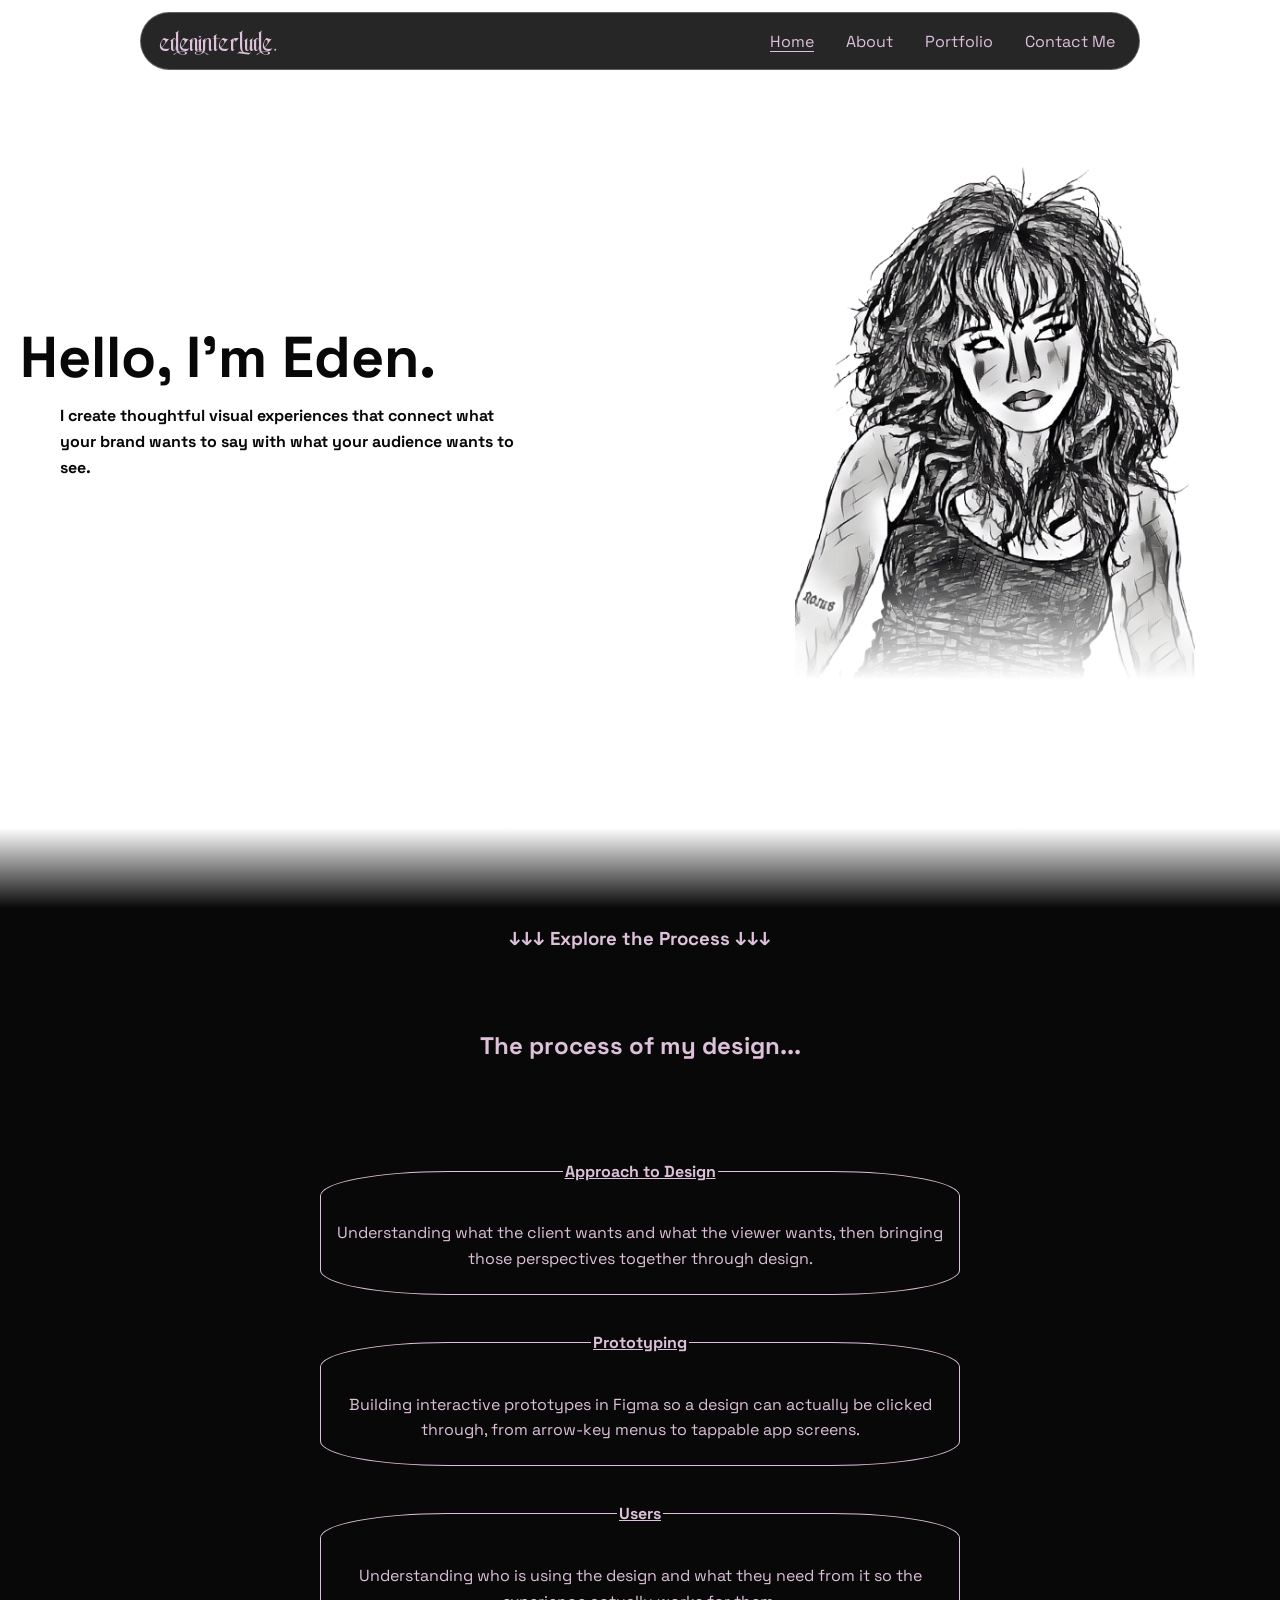
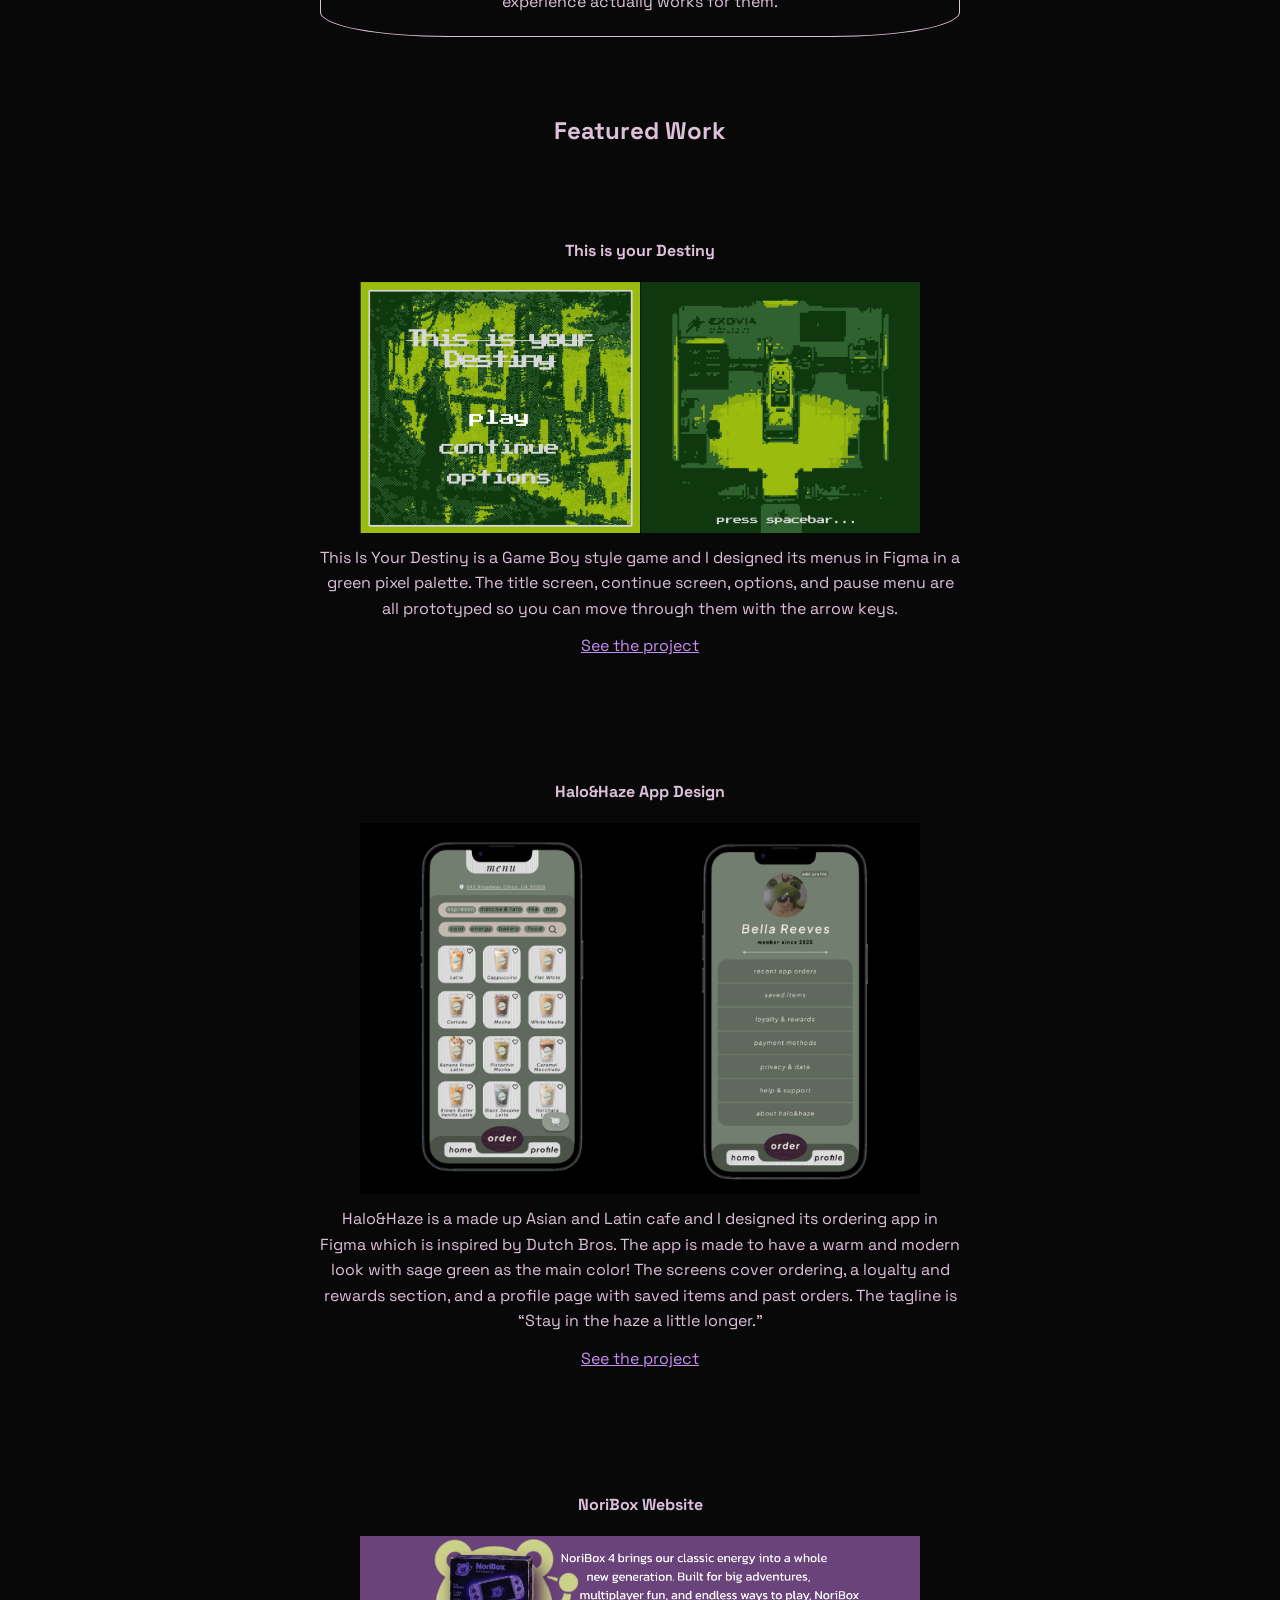
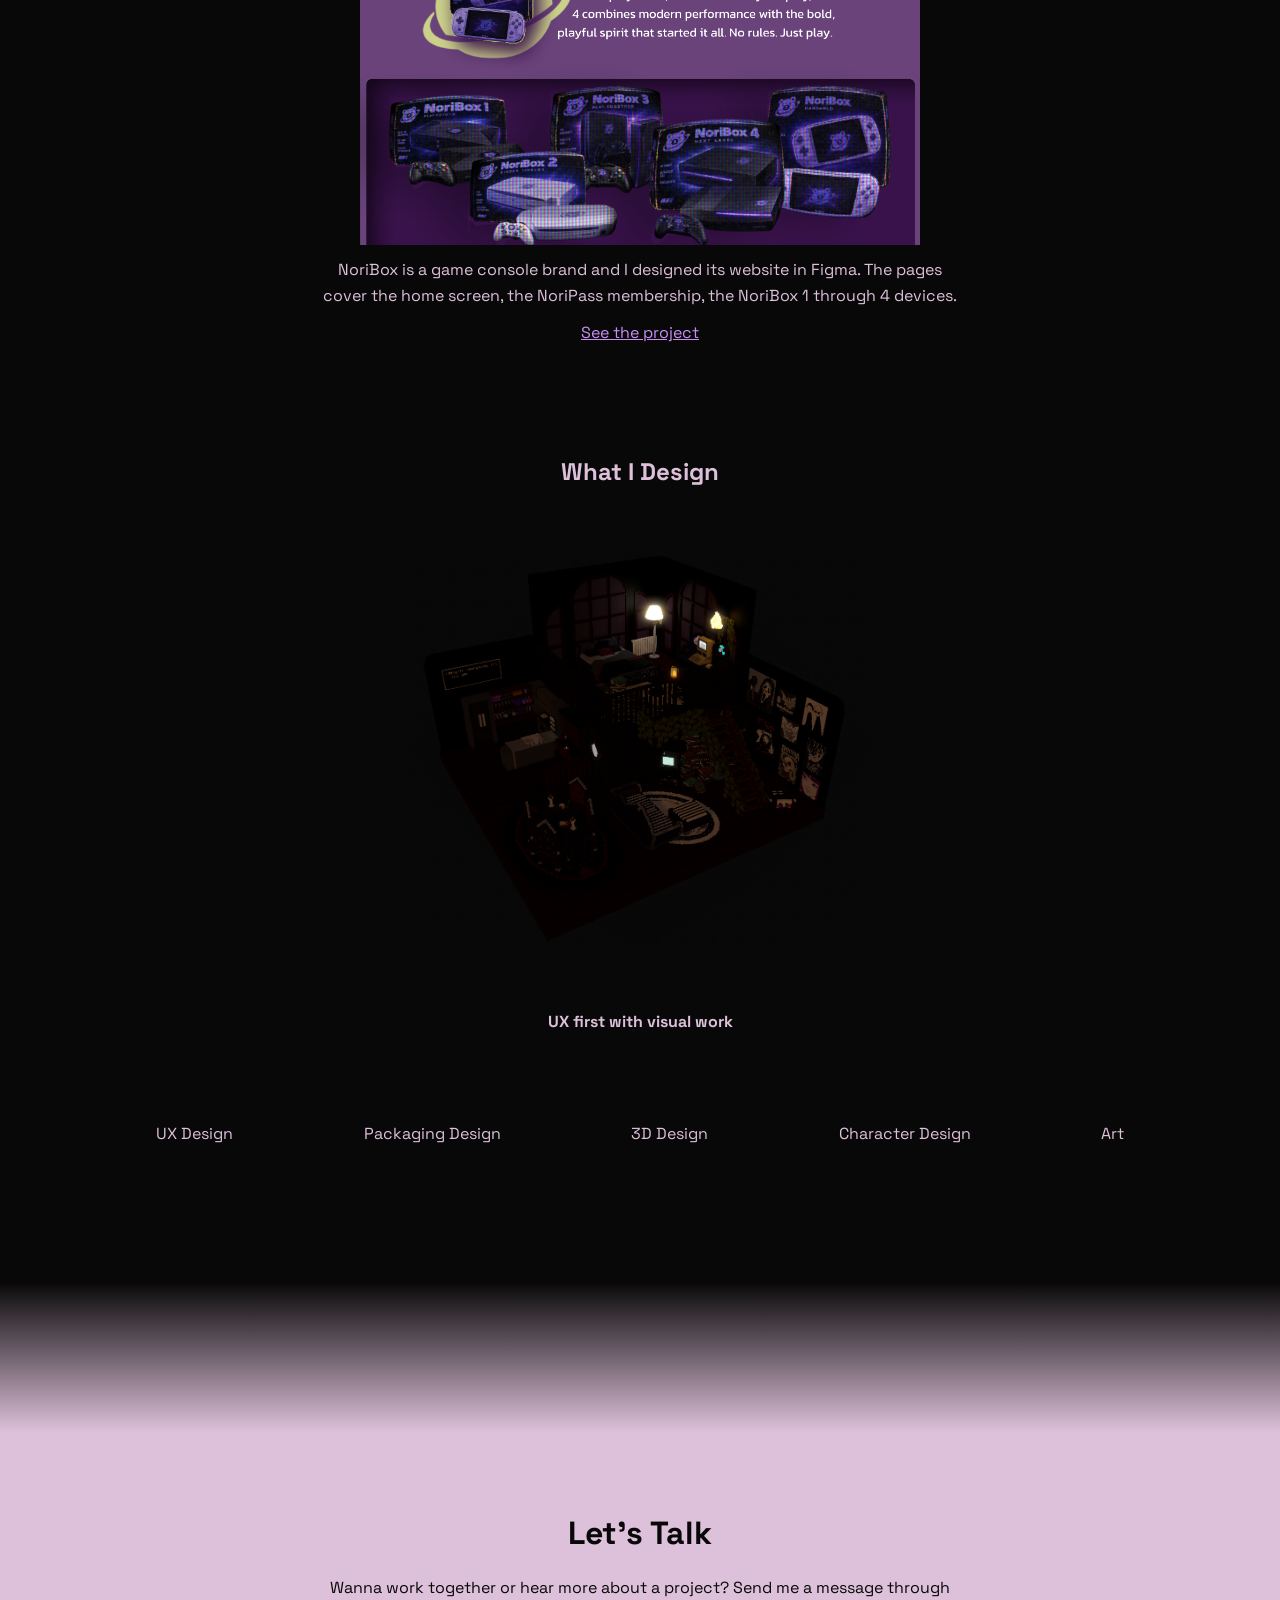
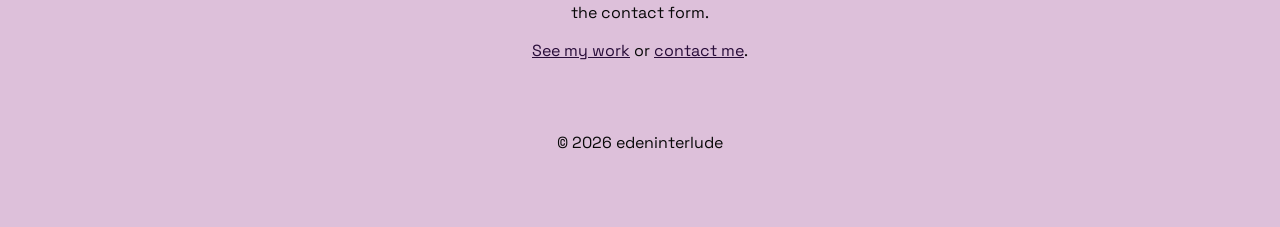
<file: index.html>
<!DOCTYPE html>
<html>
<head>
<title>Eden R | UX Designer</title>
<link rel="stylesheet" href="style.css">
</head>
<body class="home">
<header class="site-header">
    <a class="logo" href="index.html" aria-label="edeninterlude">edeninterlude.</a>
    <nav aria-label="Main menu"><ul>

        <li><a href="index.html" aria-current="page">Home</a></li>
        <li><a href="about.html">About</a></li>
        <li><a href="projects.html">Portfolio</a></li>
        <li><a href="contact.html">Contact Me</a></li>
    </ul></nav>
</header>
    <main>
<section class="hero">
    <div>
        <h1>Hello, I'm Eden.</h1>
        <p><strong> I create thoughtful visual experiences that connect what your brand wants to say with what your audience wants to see. </strong></p> <br>
    </div>
    <img src="eden_drawing.png" alt="Eden R logo, a drawing of Eden girl with curly hair"></a>
</section>

<div class="fade" aria-hidden="true"></div>
    <article>
        <h3>↓↓↓ Explore the Process ↓↓↓</h3> <br><br>
        <h2>The process of my design...</h2><br><br>

        <fieldset>
        <legend><h4><u>Approach to Design</u></h4></legend>
        <p>Understanding what the client wants and what the viewer wants, then bringing those perspectives together through design.</p>
        </fieldset>
 
        <fieldset>
        <legend><h4><u>Prototyping</u></h4></legend>
        <p>Building interactive prototypes in Figma so a design can actually be clicked through, from arrow-key menus to tappable app screens.</p>
        </fieldset>
 
        <fieldset>
        <legend><h4><u>Users</u></h4></legend>
        <p>Understanding who is using the design and what they need from it so the experience actually works for them.</p> </fieldset> <br><br>

        <h2>Featured Work</h2><br><br>

        <div class="feature">
        <h4>This is your Destiny</h4>
        <a class="shot-link" target="_blank" href="projects.html">
        <img src="thisdestinygamedesign.png" alt="This Is Your Destiny title screen and file select menu">
        </a>
        <p>This Is Your Destiny is a Game Boy style game and I designed its menus in Figma in a green pixel palette. The title screen, continue screen, options, and pause menu are all prototyped so you can move through them with the arrow keys.</p>
        <p><a href="https://www.figma.com/proto/GHFe6fxhqhRiY0nKVIXJrH/thisisurdestinygameBoy?page-id=0%3A1&node-id=1-2&p=f&viewport=-444%2C136%2C2.62&t=vMU6G0R7ub7hxPXQ-1&scaling=contain&content-scaling=fixed&starting-point-node-id=1%3A2">See the project</a></p>
        </div><br><br>
        <div class="feature">
        <h4>Halo&Haze App Design</h4>
        <a class="shot-link" target="_blank" href="projects.html">
            <img src="halohazeappdesign.png" alt="Halo&Haze café app screens">
        </a>
        <p>Halo&Haze is a made up Asian and Latin cafe and I designed its ordering app in Figma which is inspired by Dutch Bros. The app is made to have a warm and modern look with sage green as the main color! The screens cover ordering, a loyalty and rewards section, and a profile page with saved items and past orders. The tagline is “Stay in the haze a little longer.”</p>
        <p><a href="https://www.figma.com/proto/gFVXdqxN3vVbE9Y2smZOvs/halo-haze?team_id=1480176747442136250&node-id=2002-3&page-id=0%3A1&starting-point-node-id=2002%3A3&t=9kTM5mbhTOkScvpQ-1">See the project</a></p>
        </div><br><br>

        <div class="feature">
        <h4>NoriBox Website</h4>
        <a class="shot-link" target="_blank" href="projects.html">
            <img src="noriboxdesign.png" alt="NoriBox website home, NoriPass, and devices pages">
        </a>
        <p>NoriBox is a game console brand and I designed its website in Figma. The pages cover the home screen, the NoriPass membership, the NoriBox 1 through 4 devices.</p>
        <p><a href="https://www.figma.com/proto/dvDI8zLWL2HsTXsy86PW6D/NoriBox?page-id=0%3A1&node-id=1-14&p=f&viewport=167%2C-33%2C0.3&t=Tp1Tc8Na6Er1VdEU-1&scaling=scale-down-width&content-scaling=fixed&starting-point-node-id=1%3A14">See the project</a></p>
        </div><br><br>


        <h1>What I Design</h1><br>

    <div class="room-view">
    <img src="thingsIlike.png" alt="Gothic 3D room design made in rooms.xyz"></div><br><br>
        <h4>UX first with visual work</h4><br><br>
        <ul class="plain">
            <li>UX Design</li>
            <li>Packaging Design</li>
            <li>3D Design</li>
            <li>Character Design</li>
            <li>Art</li>
        </ul>

</article>
    <div class="pinkFade"></div>
    <footer>
        <h1>Let's Talk</h1>
        <p>Wanna work together or hear more about a project? Send me a message through the contact form.</p>

        <p><a href="projects.html">See my work</a> or <a href="contact.html">contact me</a>.</p> <br><br>
        
        <p>&copy; 2026 edeninterlude</p>
    </footer>
    </main>
</body>

</html>
</file>
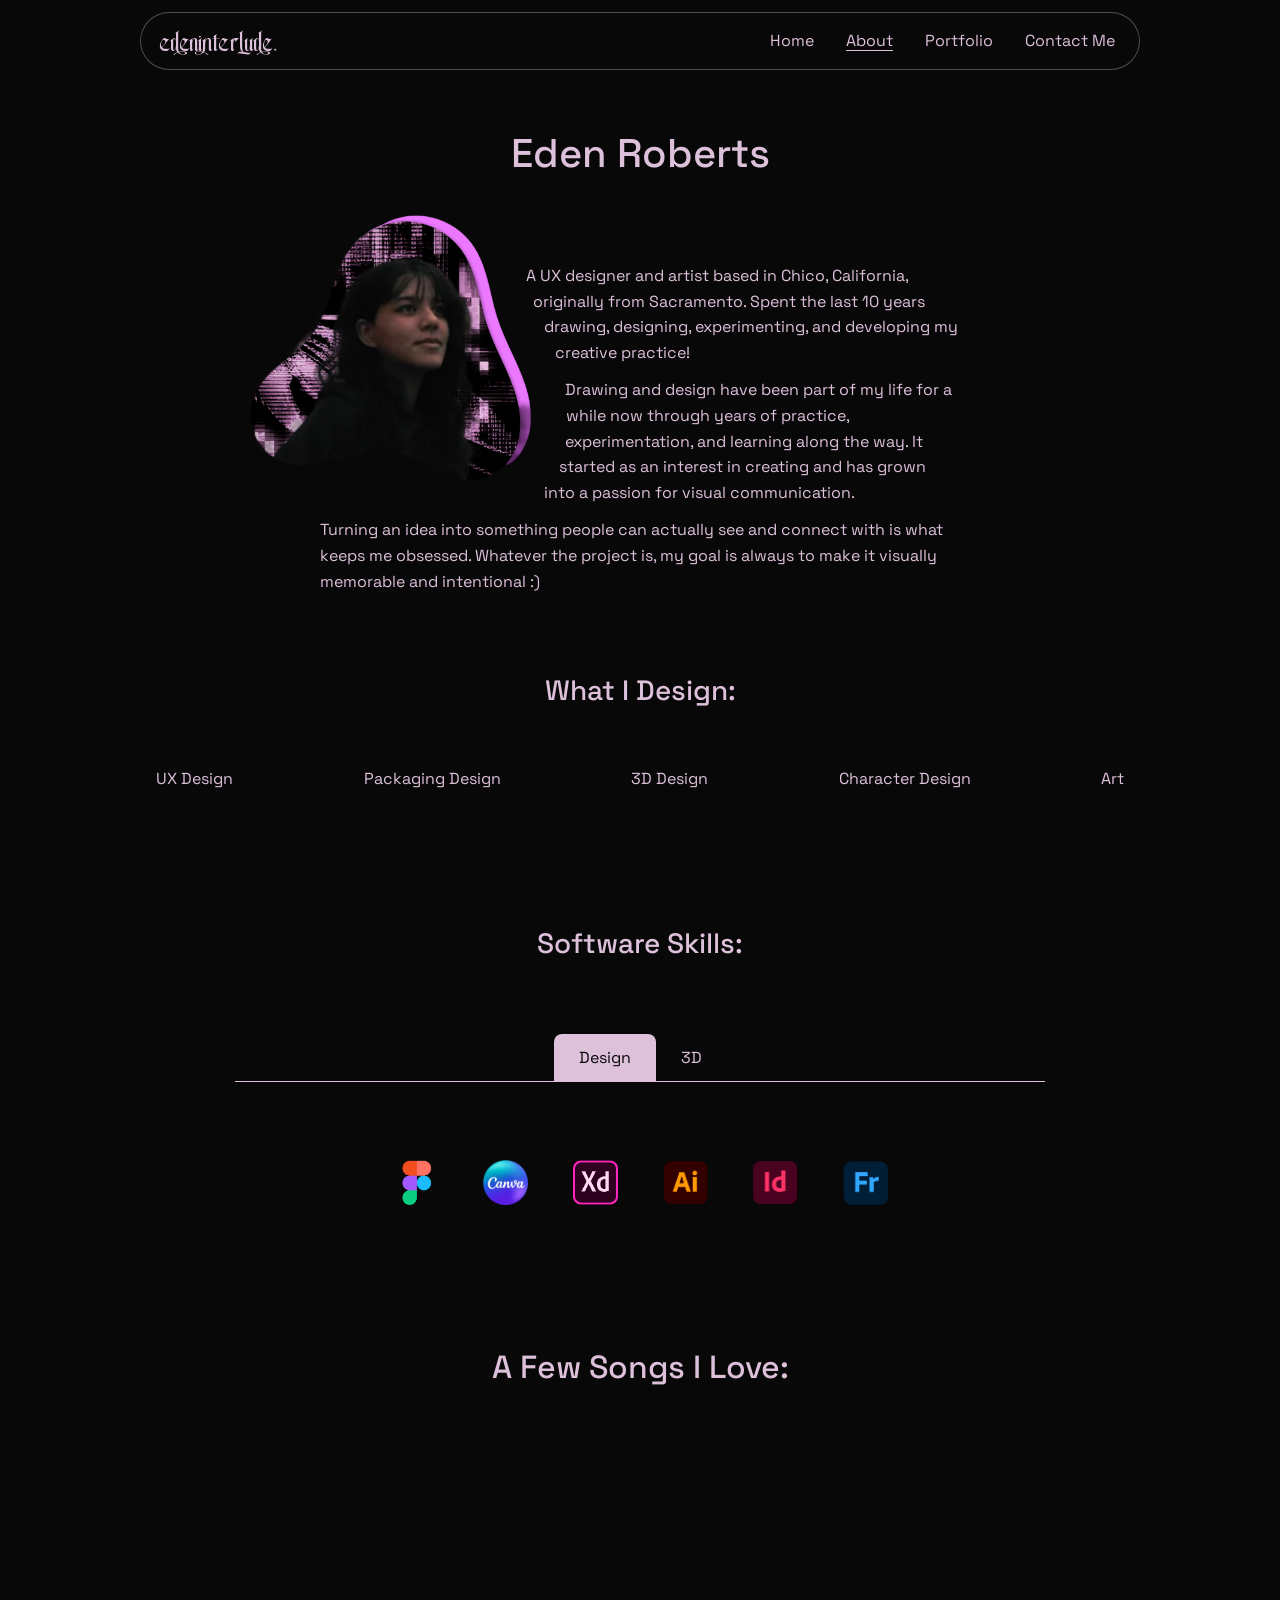
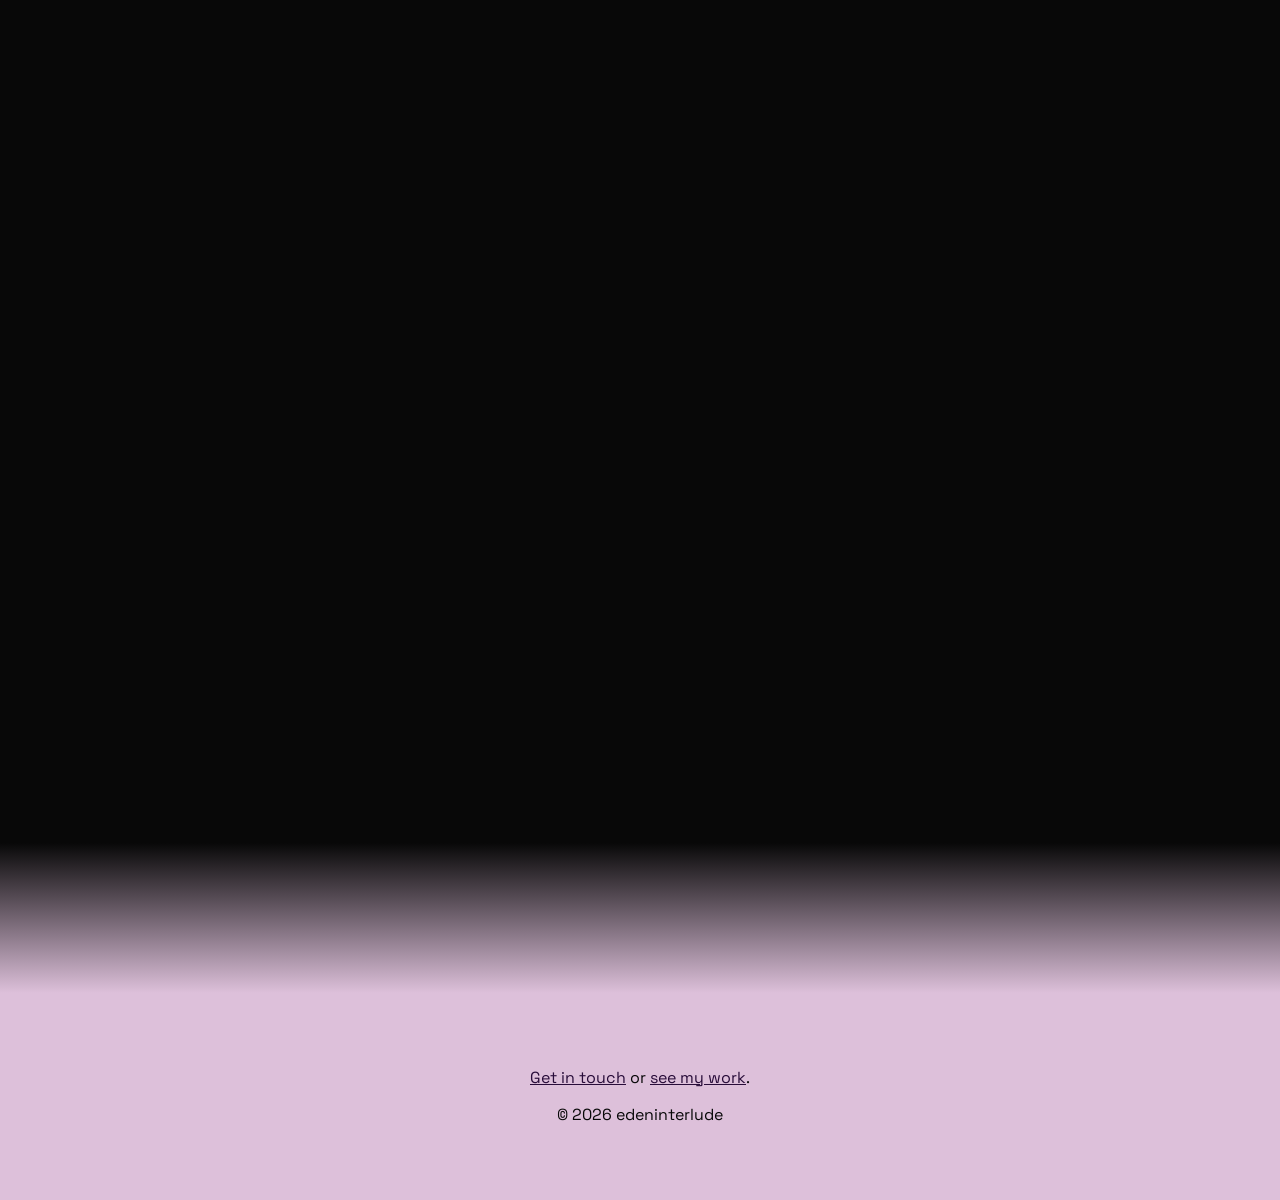
<file: about.html>
<!DOCTYPE html>
<html>
<head>
    <title>About Me | Eden R</title>
    <link href="https://cdn.jsdelivr.net/npm/bootstrap@5.3.3/dist/css/bootstrap.min.css" rel="stylesheet">
    <link rel="stylesheet" href="style.css">
</head>
<body>
    <script src="https://cdn.jsdelivr.net/npm/bootstrap@5.3.3/dist/js/bootstrap.bundle.min.js"></script>
<header class="site-header">
    <a class="logo" href="index.html" aria-label="edeninterlude">edeninterlude.</a>
    <nav aria-label="Main menu"><ul>

        <li><a href="index.html">Home</a></li>
        <li><a href="about.html" aria-current="page">About</a></li>
        <li><a href="projects.html">Portfolio</a></li>
        <li><a href="contact.html">Contact Me</a></li>
    </ul></nav>
</header>
    <main>
<article>

    <section class="about-sec">
    <header><h1>Eden Roberts</h1></header>
    <img class="portrait" src="edenshapepfp.png" alt="Portrait of Eden R"><br><br>
    <p>A UX designer and artist based in Chico, California, originally from Sacramento. Spent the last 10 years drawing, designing, experimenting, and developing my creative practice!</p>
    <p>Drawing and design have been part of my life for a while now through years of practice, experimentation, and learning along the way. It started as an interest in creating and has grown into a passion for visual communication.</p>
    <p>Turning an idea into something people can actually see and connect with is what keeps me obsessed. Whatever the project is, my goal is always to make it visually memorable and intentional :)</p>
    </section><br><br>
    <section>
        <h3>What I Design:</h3><br>
        <ul class="plain">
            <li>UX Design</li>
            <li>Packaging Design</li>
            <li>3D Design</li>
            <li>Character Design</li>
            <li>Art</li>
        </ul><br><br>
    </section>

    <section class="skills-sec">
        <h3>Software Skills:</h3><br>
    <ul class="nav nav-tabs" id="softwareTabs" role="tablist">
        <li class="nav-item" role="presentation">
            <button class="nav-link active" id="design-tab" data-bs-toggle="tab" data-bs-target="#design" type="button" role="tab">Design</button>
        </li>

        <li class="nav-item" role="presentation">
            <button class="nav-link" id="three-tab" data-bs-toggle="tab" data-bs-target="#three" type="button" role="tab">3D</button>
        </li>
    </ul>

    <div class="tab-content" id="softwareTabsContent">
    <div class="tab-pane fade show active" id="design" role="tabpanel">

    <div class="software">
        <a target="_blank" href="https://www.figma.com/">
                    <img src="figma-logo-0.png" alt="figma logo">
        </a>

        <a target="_blank" href="https://www.canva.com/">
                    <img src="canva-logo.png" alt="canva logo">
        </a>

        <a target="_blank" href="https://helpx.adobe.com/xd/desktop/introduction/adobe-xd-overview.html">
                    <img src="adobe-xd.png" alt="Adobe XD logo">
        </a>

        <a target="_blank" href="https://www.adobe.com/products/illustrator/campaign/pricing.html?sdid=91BF4QJB&mv=search&mv2=paidsearch&ef_id=0997eecca3631c4fab61842602c0c59b:G:s&s_kwcid=AL!3085!10!79646083146139!!!!20541717517!!61305010!1721980349">
                    <img src="adobe_illustrator.png" alt="Adobe Illustrator logo">
        </a>

        <a target="_blank" href="https://www.adobe.com/products/indesign.html?sdid=9WGN3VD3&mv=search&mv2=paidsearch&ef_id=34e0cd2970b81303917da7c3d16ec833:G:s&s_kwcid=AL!3085!10!78958877327396!!!!20541716674!!61305002!1721980691">
                    <img src="Adobe-InDesign.png" alt="Adobe Indesign logo">
        </a>

        <a target="_blank" href="https://www.adobe.com/products/fresco.html">
                    <img src="Adobe-Fresco.png" alt="Adobe Fresco logo">
        </a></div></div>

        <div class="tab-pane fade" id="three" role="tabpanel">
        <div class="softwareThreed">
        <a target="_blank" href="https://www.adobe.com/products/dimension.html">
                    <img src="adobe-dimension.png" alt="Adobe Dimension logo"></a>

        <a target="_blank" href="https://spline.design/">
                    <img src="spline.png" alt="Spline logo"></a></div></div>

    </section>
    <section class="songs">
        <h2>A Few Songs I Love:</h2><br>

        <iframe data-testid="embed-iframe" style="border-radius:12px" src="https://open.spotify.com/embed/track/4dXnS1YXBkn4oAIxRLPJcK?utm_source=generator&theme=0&si=76c615bce6bb4515" width="100%" height="152" frameBorder="0" allowfullscreen="" allow="autoplay; clipboard-write; encrypted-media; fullscreen; picture-in-picture" loading="lazy"></iframe>

        <iframe data-testid="embed-iframe" style="border-radius:12px" src="https://open.spotify.com/embed/track/1P1u2H8BTKaKTRhsQAwFH4?utm_source=generator&theme=0&si=62252d3894554c68" width="100%" height="152" frameBorder="0" allowfullscreen="" allow="autoplay; clipboard-write; encrypted-media; fullscreen; picture-in-picture" loading="lazy"></iframe>

        <iframe data-testid="embed-iframe" style="border-radius:12px" src="https://open.spotify.com/embed/track/07A0SkSbb0gHtQJNKyDH7f?utm_source=generator&theme=0&si=0ae1bbeb210a4e25" width="100%" height="152" frameBorder="0" allowfullscreen="" allow="autoplay; clipboard-write; encrypted-media; fullscreen; picture-in-picture" loading="lazy"></iframe>

        <iframe data-testid="embed-iframe" style="border-radius:12px" src="https://open.spotify.com/embed/track/4Uiw0Sl9yskBaC6P4DcdVD?utm_source=generator&theme=0&si=4b44a520da4b4ff3" width="100%" height="152" frameBorder="0" allowfullscreen="" allow="autoplay; clipboard-write; encrypted-media; fullscreen; picture-in-picture" loading="lazy"></iframe>

        <iframe data-testid="embed-iframe" style="border-radius:12px" src="https://open.spotify.com/embed/track/5e0vfjC19908HLerbfbEkv?utm_source=generator&theme=0&si=8ad364e75db04606" width="100%" height="152" frameBorder="0" allowfullscreen="" allow="autoplay; clipboard-write; encrypted-media; fullscreen; picture-in-picture" loading="lazy"></iframe>
   </section>
   </article>
    <div class="pinkFade"></div>
    <footer><p><a href="contact.html">Get in touch</a> or <a href="projects.html">see my work</a>.</p>
        <p>&copy; 2026 edeninterlude</p></footer>

    </main>
</body>
</html>
</file>
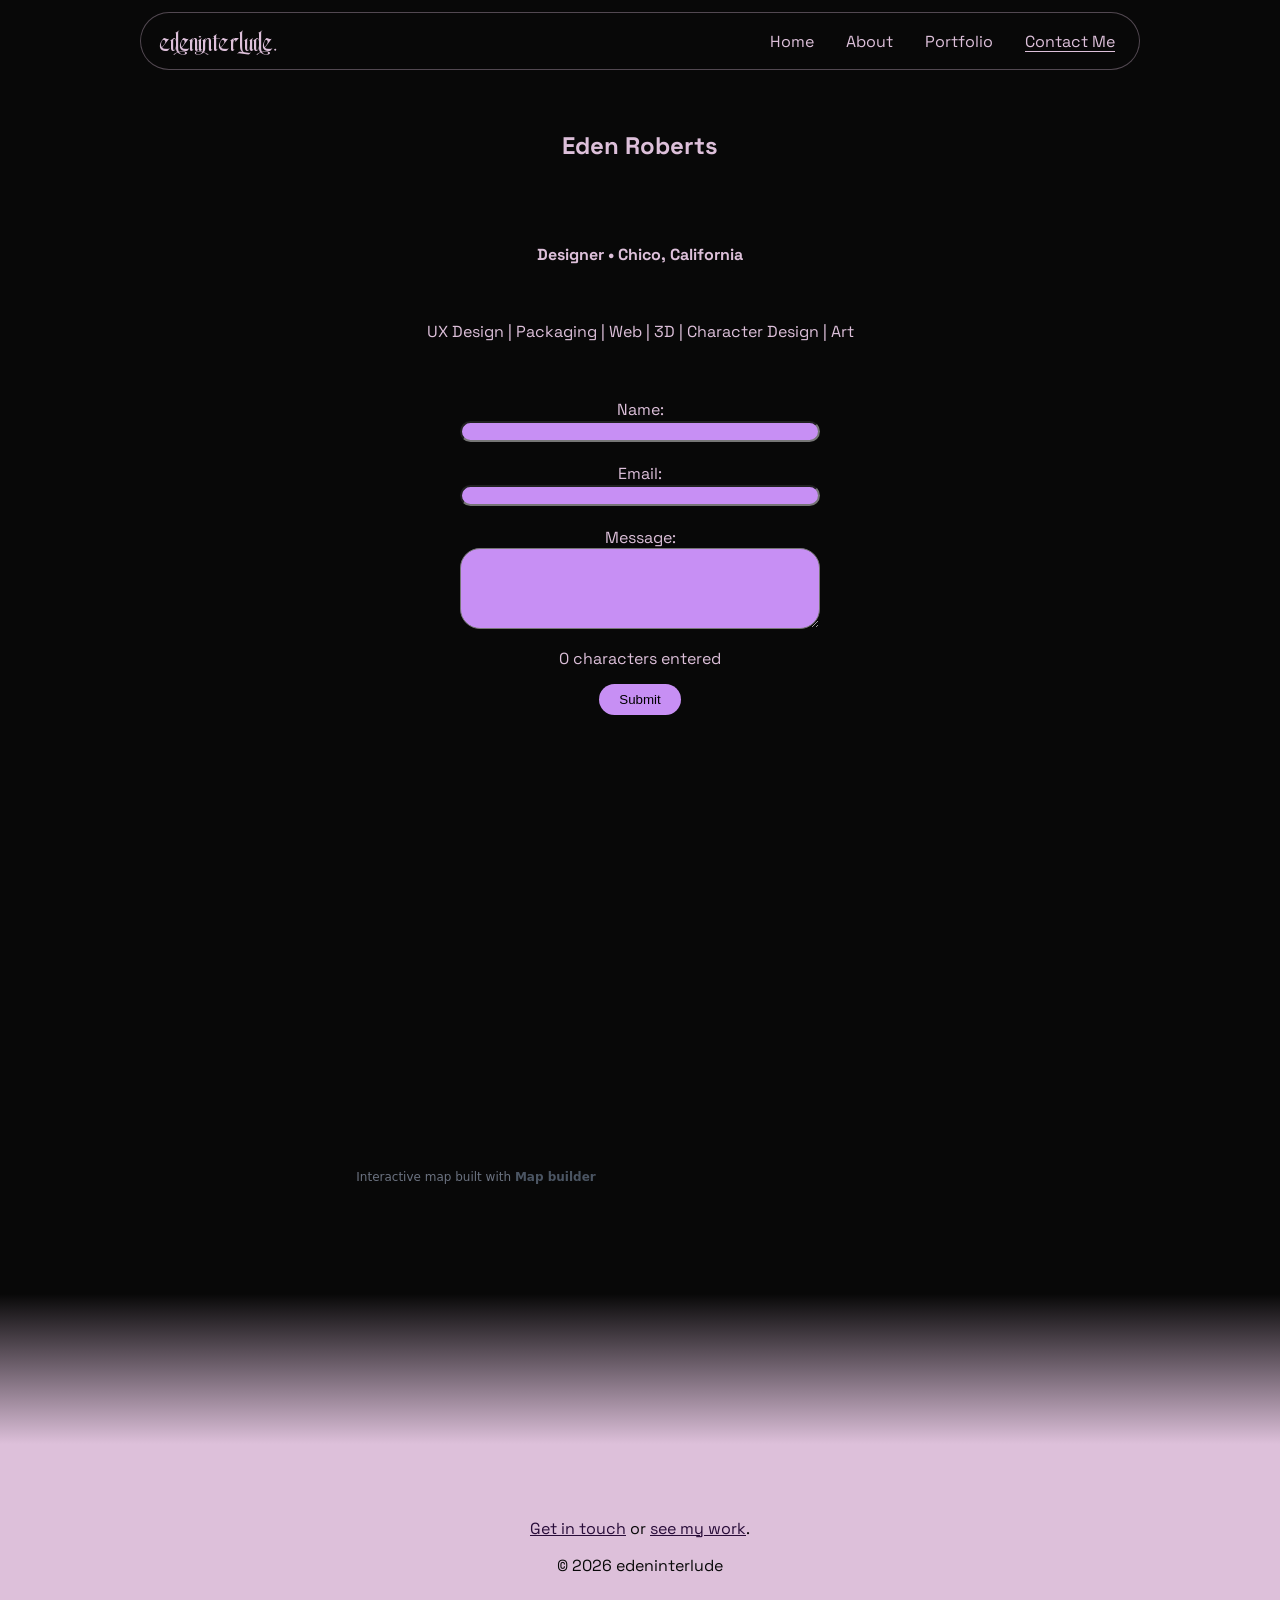
<file: contact.html>
<!DOCTYPE html>
<head>
    <title>Contact Me | Eden R</title>
    <link rel="stylesheet" href="style.css">
</head>
<body>
<header class="site-header">
    <a class="logo" href="index.html" aria-label="edeninterlude">edeninterlude.</a>
    <nav aria-label="Main menu">
        <ul>
            <li><a href="index.html">Home</a></li>
            <li><a href="about.html">About</a></li>
            <li><a href="projects.html">Portfolio</a></li>
            <li><a href="contact.html" aria-current="page">Contact Me</a></li>
        </ul>
    </nav>
</header>
    <main>

<article>

    <h1>Eden Roberts</h1><br><br>
    <h4>Designer • Chico, California</h4><br>
    <p>UX Design | Packaging | Web | 3D | Character Design | Art</p><br><br>

<form id="contactform" novalidate>
    <label for="name">Name:</label><br>
    <input type="text" id="name" name="name" autocomplete="name"><br><br>

    <label for="email">Email:</label><br>
    <input type="email" id="email" name="email" autocomplete="email"><br><br>

    <label for="message">Message:</label><br>
    <textarea id="message" name="message" rows="5"></textarea>
    <p id="counter">0 characters entered</p>

    <p id="feedback" role="status" aria-live="polite"></p>
    <button type="submit">Submit</button>
</form>

<script src="script.js" defer></script>

</form><br><br>

<iframe src="https://mapbuilder.app/m/6xmuSjkZZmQO2CSo2xeC" style="border:0;width:100%;height:400px" loading="lazy" title="chicomap"></iframe>
<p style="margin:6px 0 0;font:400 12px/1.5 system-ui,-apple-system,Segoe UI,Roboto,sans-serif;color:#6b7280">Interactive map built with <a href="https://mapbuilder.app" target="_blank" style="color:#4b5563;font-weight:600;text-decoration:none">Map builder</a></p>
</article>
<div class="pinkFade"></div>
 <footer><p><a href="contact.html">Get in touch</a> or <a href="projects.html">see my work</a>.</p>
    <p>&copy; 2026 edeninterlude</p></footer>

    </main>
</body>

</html>
</file>
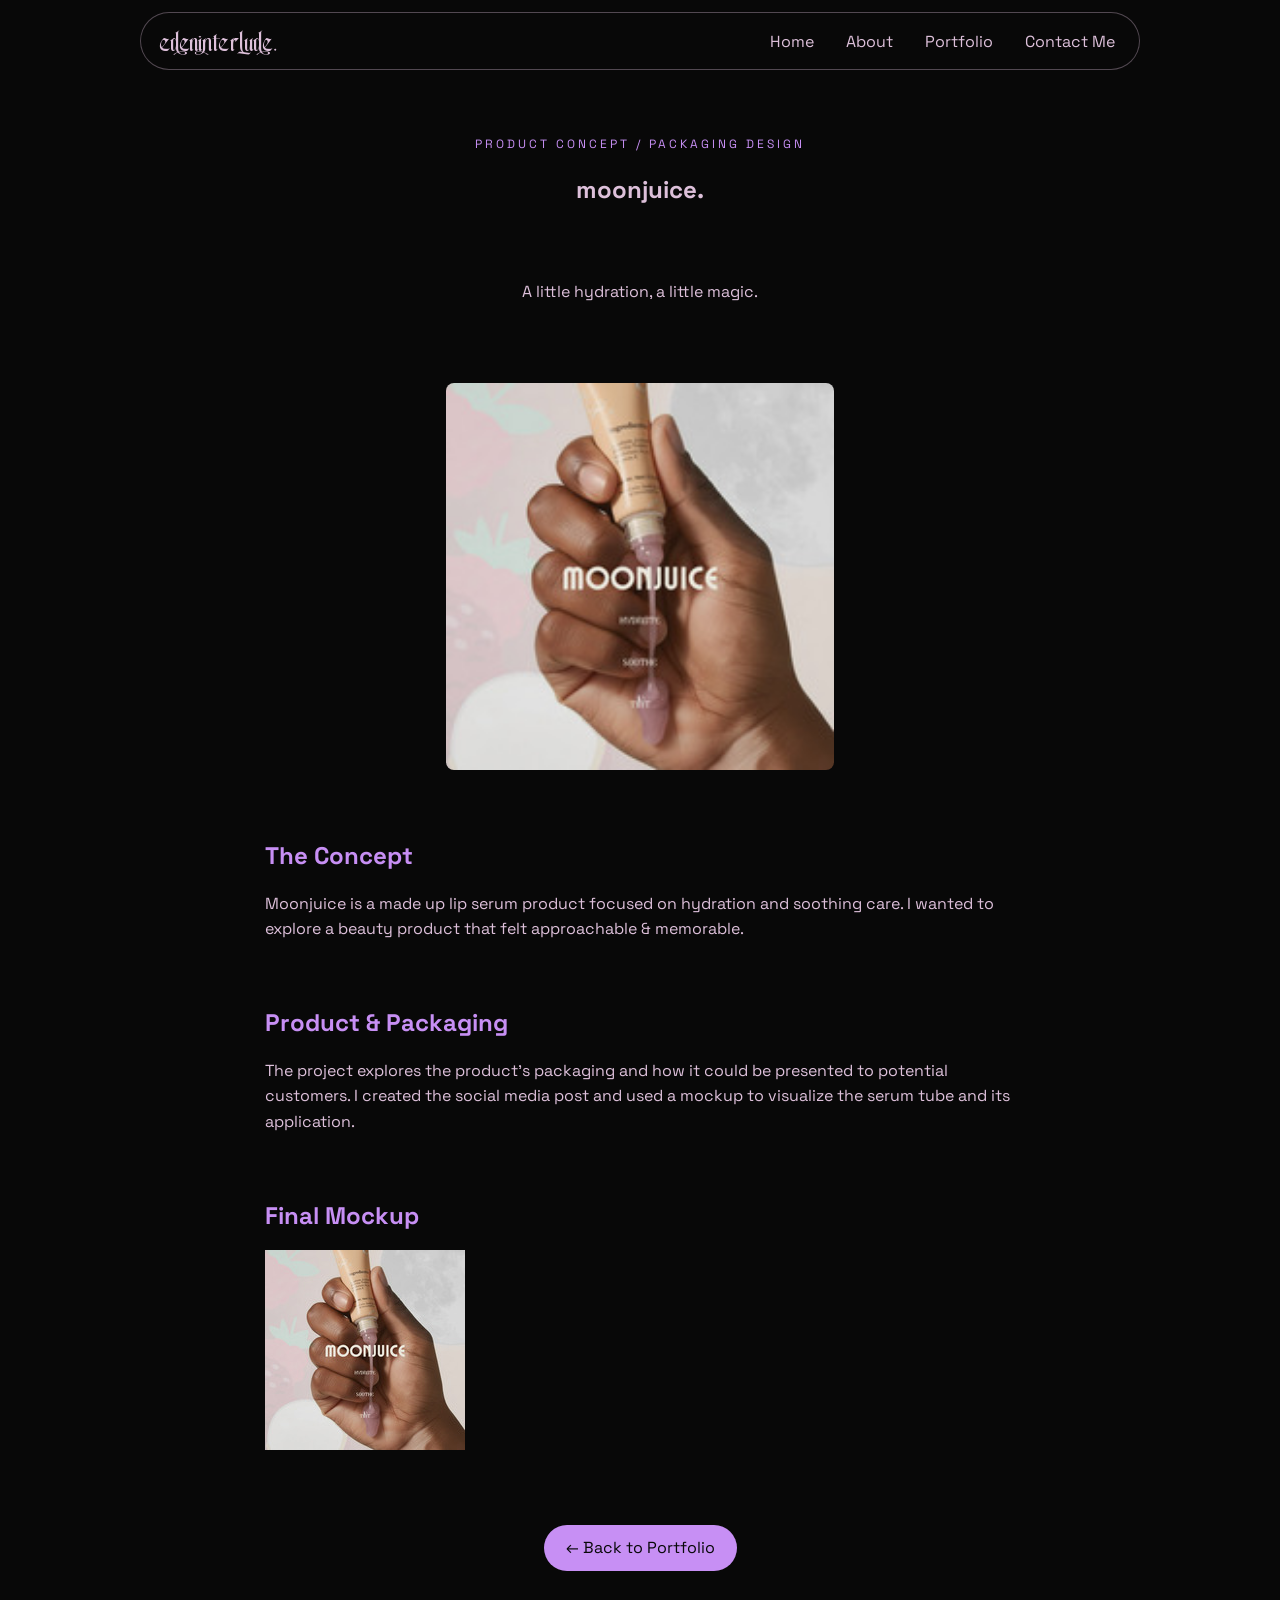
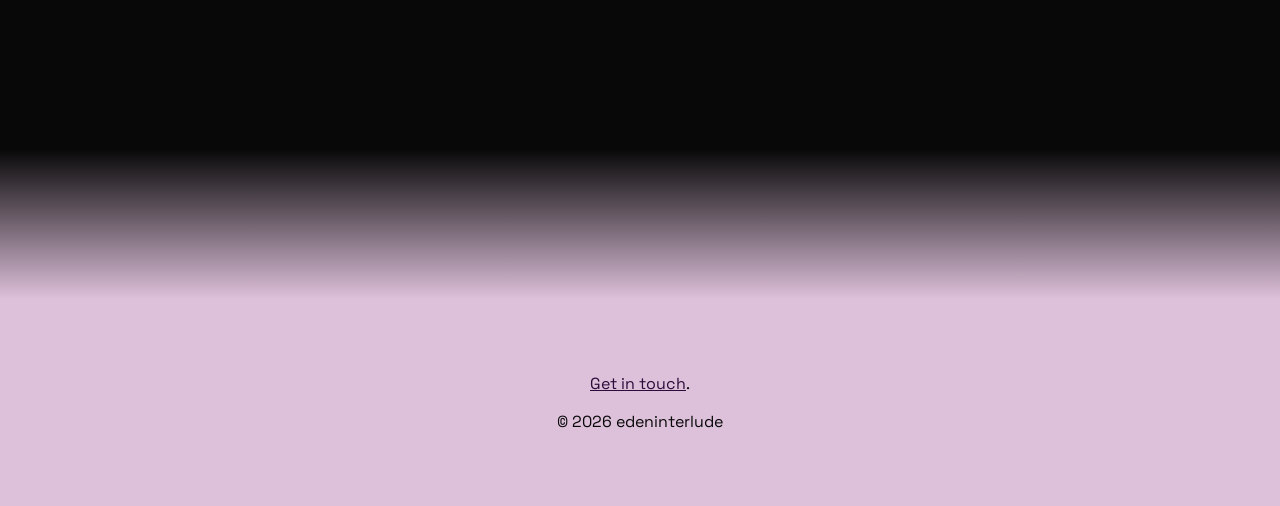
<file: moonjuice.html>
<!DOCTYPE html>
<html>
<head>
    <title>Moonjuice by edeninterlude</title>
    <link rel="stylesheet" href="style.css">
</head>
<body>

<header class="site-header">
    <a class="logo" href="index.html">edeninterlude.</a>
    <nav>
        <ul>
            <li><a href="index.html">Home</a></li>
            <li><a href="about.html">About</a></li>
            <li><a href="projects.html">Portfolio</a></li>
            <li><a href="contact.html">Contact Me</a></li>
        </ul>
    </nav>
</header>

<main>
<article class="product">

    <p class="project-category">PRODUCT CONCEPT / PACKAGING DESIGN</p>
    <h1>moonjuice.</h1><br><br>
    <p>A little hydration, a little magic.</p><br>

    <img class="product-hero" src="MOONJUICE.jpg" alt="Moonjuice lip serum product mockup">

    <section class="case">
        <h2>The Concept</h2>
        <p>Moonjuice is a made up lip serum product focused on
            hydration and soothing care. I wanted to explore a beauty
            product that felt approachable & memorable.</p>
    </section>

    <section class="case">
        <h2>Product & Packaging</h2>
        <p> The project explores the product's packaging and how it could be presented to potential customers. I created the social media post and used a mockup to visualize the serum tube and its application.</p>
    </section>

    <section class="case">
        <h2>Final Mockup</h2>
        <img class="product-image" src="MOONJUICE.jpg" alt="Final Moonjuice packaging presentation">
    </section>

    <p class="back-link"><a href="projects.html">← Back to Portfolio</a></p>

    </article>
    <div class="pinkFade"></div>
    <footer><p><a href="contact.html">Get in touch</a>.</p>
    <p>&copy; 2026 edeninterlude</p></footer>

</main>
</body>
</html>
</file>
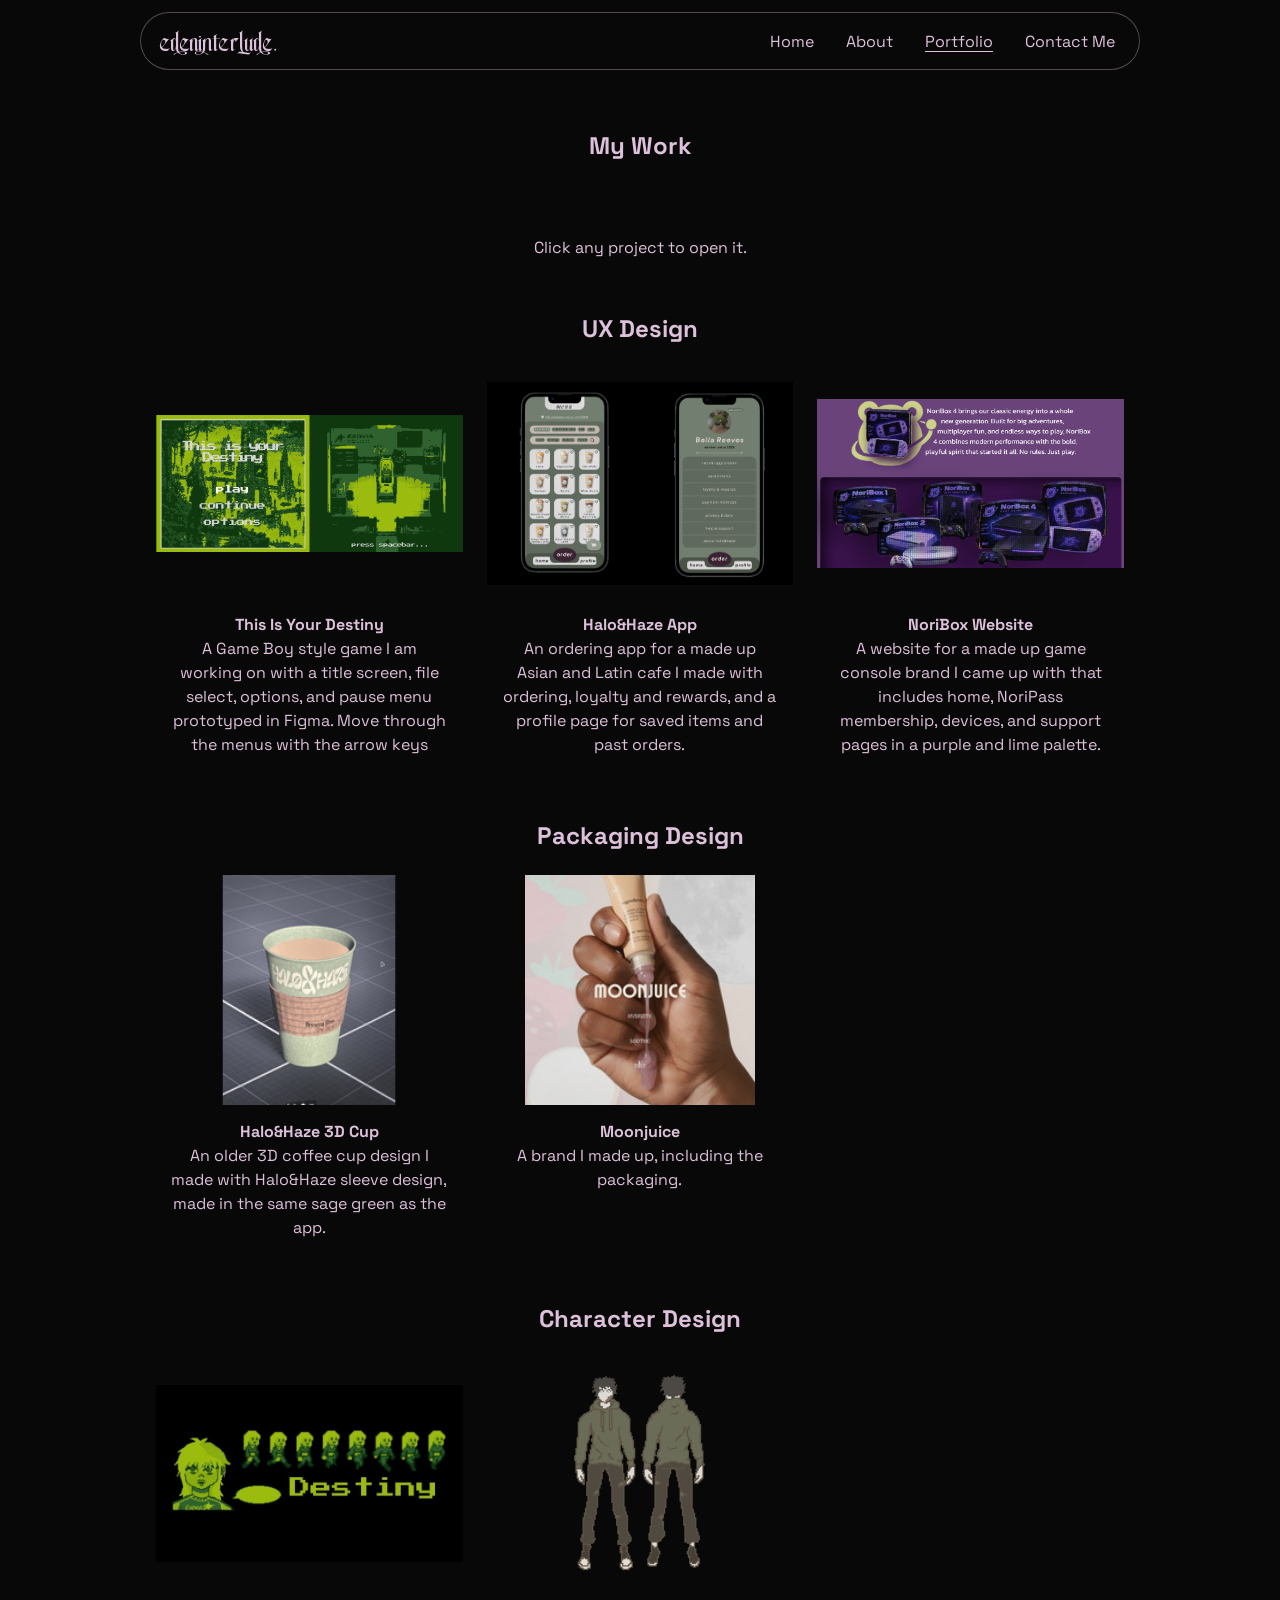
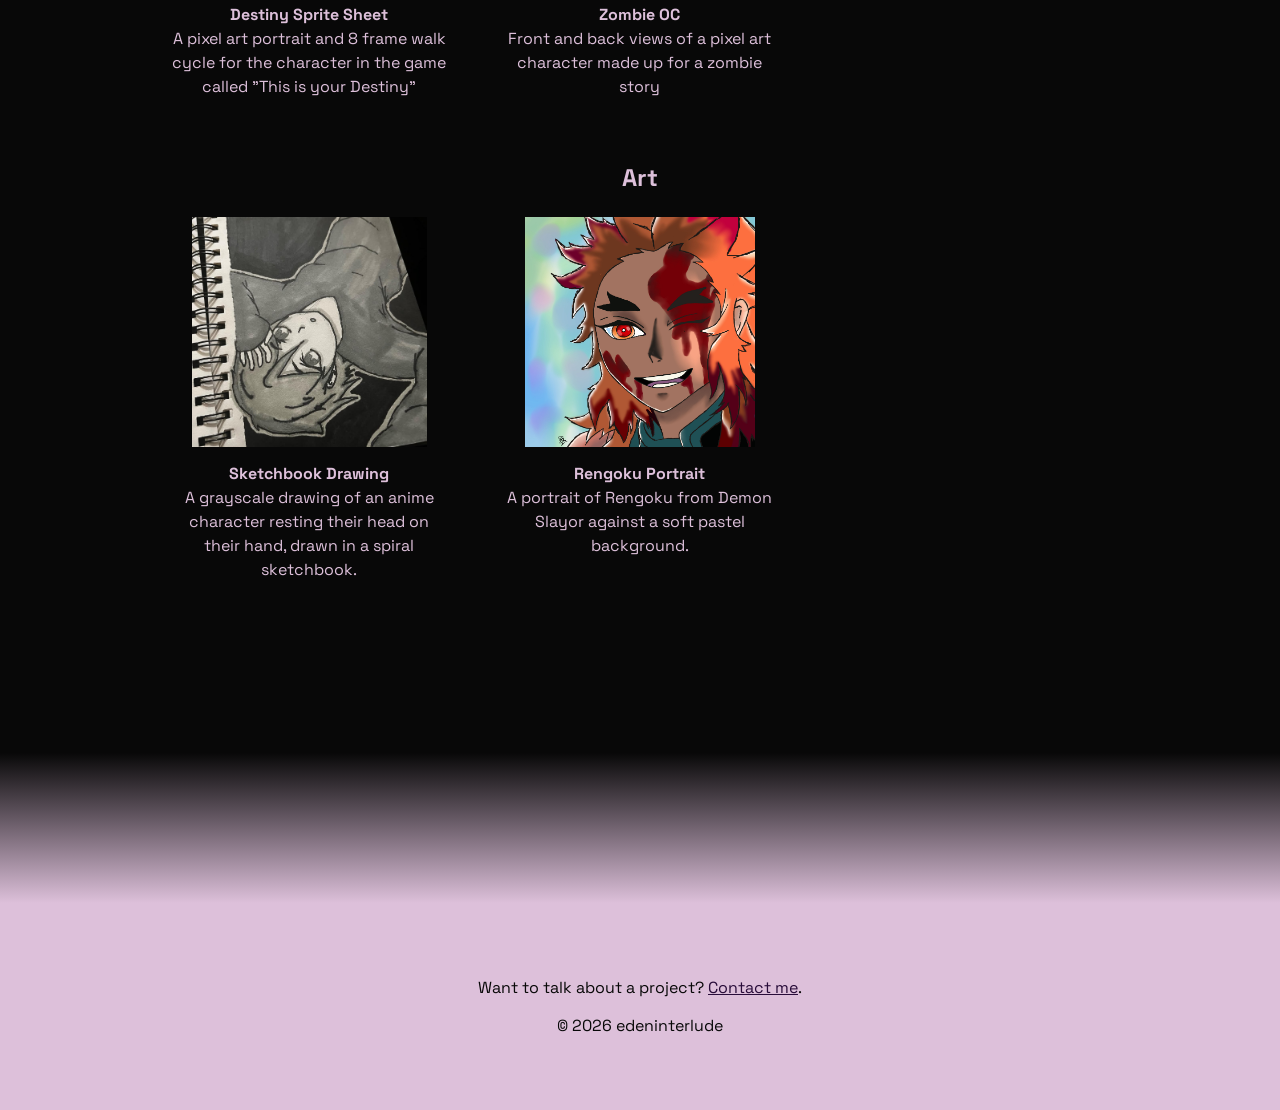
<file: projects.html>
<!DOCTYPE html>
<html>
<head>
<title>Portfolio | Eden R</title>
<link rel="stylesheet" href="style.css">
</head>
<header class="site-header">
    <a class="logo" href="index.html" aria-label="edeninterlude">edeninterlude.</a>
    <nav aria-label="Main menu"><ul>

        <li><a href="index.html">Home</a></li>
        <li><a href="about.html">About</a></li>
        <li><a href="projects.html" aria-current="page">Portfolio</a></li>
        <li><a href="contact.html">Contact Me</a></li>
    </ul></nav>
</header>
    <main>

<article>

        <h1>My Work</h1><br><br>
        <p>Click any project to open it.</p><br>

        <section id="ux">
        <h2>UX Design</h2>
        <div class="grid">

            <div class="gallery" id="destiny">
                <a target="_blank" href="https://www.figma.com/proto/GHFe6fxhqhRiY0nKVIXJrH/thisisurdestinygameBoy?page-id=0%3A1&node-id=1-2&p=f&viewport=-444%2C136%2C2.62&t=vMU6G0R7ub7hxPXQ-1&scaling=contain&content-scaling=fixed&starting-point-node-id=1%3A2">
                    <img src="thisdestinygamedesign.png" alt="This Is Your Destiny title screen and file select menu">
                </a>
                <div class="desc"><strong>This Is Your Destiny</strong><br>A Game Boy style game I am working on with a title screen, file select, options, and pause menu prototyped in Figma. Move through the menus with the arrow keys</div>
            </div>

            <div class="gallery" id="halo-haze">
                <a target="_blank" href="https://www.figma.com/proto/gFVXdqxN3vVbE9Y2smZOvs/halo-haze?team_id=1480176747442136250&node-id=2002-3&page-id=0%3A1&starting-point-node-id=2002%3A3&t=9kTM5mbhTOkScvpQ-1">
                    <img src="halohazeappdesign.png" alt="Halo&Haze café app screens">
                </a>
                <div class="desc"><strong>Halo&Haze App</strong><br>An ordering app for a made up Asian and Latin cafe I made with ordering, loyalty and rewards, and a profile page for saved items and past orders.</div>
            </div>

            <div class="gallery" id="noribox">
                <a target="_blank" href="https://www.figma.com/proto/dvDI8zLWL2HsTXsy86PW6D/NoriBox?page-id=0%3A1&node-id=1-14&p=f&viewport=167%2C-33%2C0.3&t=Tp1Tc8Na6Er1VdEU-1&scaling=scale-down-width&content-scaling=fixed&starting-point-node-id=1%3A14">
                    <img src="noriboxdesign.png" alt="NoriBox website home, NoriPass, and devices pages">
                </a>
                <div class="desc"><strong>NoriBox Website</strong><br>A website for a made up game console brand I came up with that includes home, NoriPass membership, devices, and support pages in a purple and lime palette.</div>
            </div>

        </div>
    </section>

    <section id="packaging">
        <h2>Packaging Design</h2>
        <div class="grid">

            <div class="gallery">
                <a target="_blank" href="halohaze3d.png">
                    <img src="halohaze3d.png" alt="3D model of a Halo&Haze coffee cup">
                </a>
                <div class="desc"><strong>Halo&Haze 3D Cup</strong><br>An older 3D coffee cup design I made with Halo&Haze sleeve design, made in the same sage green as the app.</div>
            </div>

            <div class="gallery">
                <a target="_blank" href="moonjuice.html">
                    <img src="MOONJUICE.jpg" alt="Moonjuice lip product tube held in a hand">
                </a>
                <div class="desc"><strong>Moonjuice</strong><br>A brand I made up, including the packaging.</div>
            </div>

        </div>
    </section>

    <section id="character">
        <h2>Character Design</h2>
        <div class="grid">

            <div class="gallery">
                <a target="_blank" href="https://www.figma.com/proto/GHFe6fxhqhRiY0nKVIXJrH/thisisurdestinygameBoy?page-id=0%3A1&node-id=1-2&p=f&viewport=-444%2C136%2C2.62&t=vMU6G0R7ub7hxPXQ-1&scaling=contain&content-scaling=fixed&starting-point-node-id=1%3A2">
                    <img src="Destiny.jpg" alt="Pixel art sprite sheet in green tones with a girl's portrait and a speech bubble, eight walking frames of her sprite, and the word Destiny in pixel text">
                </a>
                 <div class="desc"><strong>Destiny Sprite Sheet</strong><br>A pixel art portrait and 8 frame walk cycle for the character in the game called "This is your Destiny"</div>
            </div>

            <div class="gallery">
                <a target="_blank" href="zombieOC.html">
                    <img src="mczombie.png" alt="Showing a character with messy dark hair, an olive hoodie, and brown pants from the front and from the back">
                </a>
                <div class="desc"><strong>Zombie OC</strong><br>Front and back views of a pixel art character made up for a zombie story</div>
            </div>

        </div>
    </section>

    <section id="art">
        <h2>Art</h2>
        <div class="grid">

            <div class="gallery">
                <a target="_blank" href="https://www.instagram.com/p/CiqeTQnPHaU/?utm_source=ig_web_copy_link&dlrf=MzRlODBiNWFlZA==&srtk=MzRlODBiNWFlZA==">
                    <img src="animedraw.jpeg" alt="Grayscale sketchbook drawing of a character with short dark hair resting their head on their hand, shown upside down next to the spiral binding">
                </a>
                <div class="desc"><strong>Sketchbook Drawing</strong><br>A grayscale drawing of an anime character resting their head on their hand, drawn in a spiral sketchbook.</div>
            </div>

            <div class="gallery">
                <a target="_blank" href="https://www.instagram.com/p/CQ-gp4LsfIJ/?utm_source=ig_web_copy_link&srtk=MzRlODBiNWFlZA==">
                    <img src="rengokuhashira.jpg" alt="Drawing of Rengoku from Demon Slayor with spiky orange and red hair, a red eye, blood across the face, and a wide smile, in front of a pastel rainbow background">
                </a>
                <div class="desc"><strong>Rengoku Portrait</strong><br>A portrait of Rengoku from Demon Slayor against a soft pastel background.</div>
            </div>

        </div>
    </section>

    </article>
    <div class="pinkFade"></div>
    <footer><p>Want to talk about a project? <a href="contact.html">Contact me</a>.</p>
    <p>&copy; 2026 edeninterlude</p></footer>

    </main>
</body>
</html>
</file>
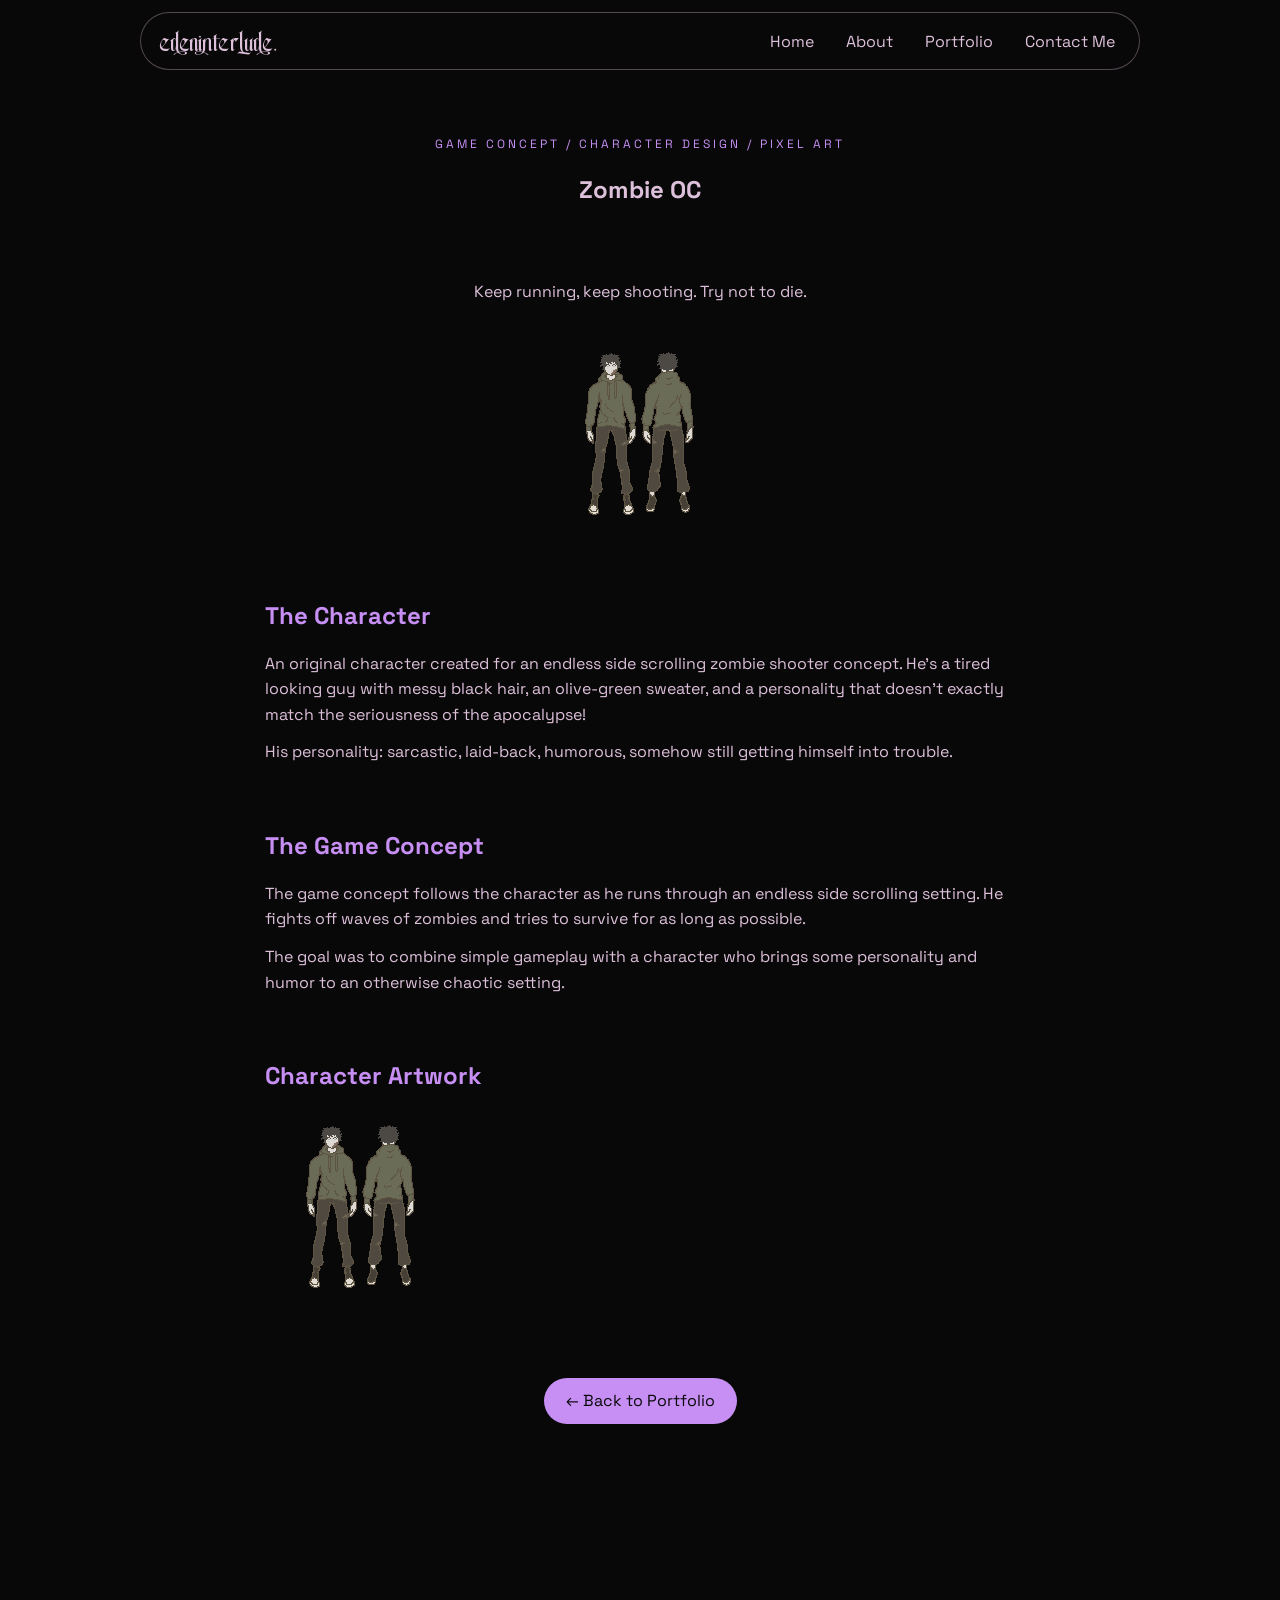
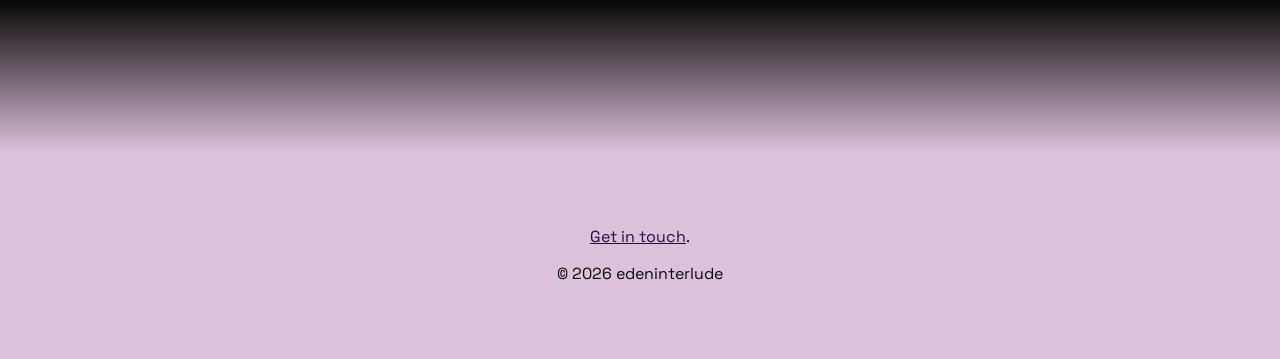
<file: zombieOC.html>
<!DOCTYPE html>
<html>
<head>
    <title>Zombie OC by edeninterlude</title>
    <link rel="stylesheet" href="style.css">
</head>
<body>

<header class="site-header">
    <a class="logo" href="index.html">edeninterlude.</a>
    <nav>
        <ul>
            <li><a href="index.html">Home</a></li>
            <li><a href="about.html">About</a></li>
            <li><a href="projects.html">Portfolio</a></li>
            <li><a href="contact.html">Contact Me</a></li>
        </ul>
    </nav>
</header>

<main>
<article class="product">

    <p class="project-category">GAME CONCEPT / CHARACTER DESIGN / PIXEL ART</p>
    <h1>Zombie OC</h1><br><br>
    <p>Keep running, keep shooting. Try not to die.</p><br>

    <img class="profuct-hero" src="mczombie.png" alt="Original pixel art character">

    <section class="case">
        <h2>The Character</h2>
        <p>
            An original character created for an endless side scrolling
            zombie shooter concept. He's a tired looking guy with messy
            black hair, an olive-green sweater, and a personality that
            doesn't exactly match the seriousness of the apocalypse!
        </p>
        <p>
            His personality: sarcastic, laid-back, humorous, somehow still getting himself into trouble.</p>
    </section>

    <section class="case">
        <h2>The Game Concept</h2>
        <p>The game concept follows the character as he runs through
            an endless side scrolling setting. He fights off waves
            of zombies and tries to survive for as long as possible.</p>
        <p>The goal was to combine simple gameplay with
            a character who brings some personality and humor to
            an otherwise chaotic setting.</p>
    </section>

    <section class="case">
        <h2>Character Artwork</h2>
        <img class="product-image" src="mczombie.png" alt="Zombie game character artwork">
    </section>

    <p class="back-link"><a href="projects.html">← Back to Portfolio</a></p>

    </article>
    <div class="pinkFade"></div>
    <footer> <p><a href="contact.html">Get in touch</a>.</p>
    <p>&copy; 2026 edeninterlude</p></footer>

</main>
</body>
</html>
</file>
<file: style.css>
@import url('https://fonts.googleapis.com/css2?family=Space+Grotesk:wght@400;500;600;700&display=swap');

@font-face {
    font-family: 'Highcrest';
    src: url('Highcrest.ttf') format('truetype');
    font-weight: normal;
    font-style: normal;
}

:root {
    --bg: #080808;
    --lavender: #ddc0da;
    --purple: #c78ff4;
    --font: 'Space Grotesk';
}

* {
    box-sizing: border-box;
}

body {
    background-color: var(--bg);
    margin:0;
    font-family: var(--font);
}

main {
    width: 100%;
}

main>article {
    max-width: 1000px;
    margin: 0 auto;
    padding: 110px 16px 48px;
    text-align: center;
}

.site-header {
    position: fixed;
    top: 12px;
    left: 16px;
    right: 16px;
    z-index: 10;
    max-width: 1000px;
    margin: 0 auto;
    display: flex;
    align-items: center;
    justify-content: space-between;
    gap: 12px;
    padding: 8px 10px 8px 8px;
    background-color: rgba(8, 8, 8, 0.88);
    border: 1px solid rgba(221, 192, 218, 0.35);
    border-radius: 999px
}

.logo {
    display: block;
    flex-shrink: 0;
    font-family: 'Highcrest';
    font-size: 20px;
    font-weight: normal;
    color: var(--lavender);
    text-decoration: none;
    margin-left: 10px;
}

nav ul {
    list-style-type: none;
    margin: 0;
    padding: 0;
    display: flex;
    align-items: center;
    gap: 4px;
}

nav li a {
    display: block;
    color: var(--lavender);
    padding: 8px 14px;
    border-radius: 999px;
    text-decoration: none;
}

nav li a:hover, nav li a:focus-visible {
    background-color: var(--lavender);
    color: var(--bg);
}

nav li:last-child a:hover, nav li:last-child a:focus-visible {
    background-color: var(--lavender);
}

nav a[aria-current="page"] {
    text-decoration: underline;
    text-underline-offset: 4px;
}

.hero {
    background-color: #fff;
    min-height: 92vh;
    display: grid;
    grid-template-columns: 1.2fr 1fr;
    align-items: center;
    gap: 24px;
    padding: 120px max(16px, calc((100%-1000px)/2)) 40px;
}

.hero h1 {
    font-size: clamp(2.5rem, 4.5vw, 4.5rem);
    line-height: 1.05;
    margin: 0 0 16px;
    margin-left: 20px;
    color: var(--bg);
}

.hero p {
    text-align: left;
    margin: 0;
    max-width: 460px;
    margin-left: 60px;
    color: var(--bg);
}

.hero img {
    justify-self: center;
    width: 100%;
    max-width: 400px;
    max-height: 70vh;
    object-fit: contain;
    -webkit-mask-image: linear-gradient(to bottom, #000 78%, transparent);
    mask-image: linear-gradient(to bottom, #000 78%, transparent);
}

.fade {
    height: 80px;
    background: linear-gradient(to bottom, #fff, var(--bg));
}

.room-view {
    width: 100%;
    display: flex;
    justify-content: center;
    padding: 20px 0 0;
}

.room-view img {
    display: block;
    width: 100%;
    max-width: 1000px;
    height: 400px;
    object-fit: contain;
}

body.home main>article {
    padding-top: 0;
}

p {
    font-family: var(--font);
    color:var(--lavender);
    text-align: center;
    line-height: 1.6;
    max-width: 640px;
    margin: 12px auto;
}

h1, h2, h3, h4 {
    font-family:var(--font);
    color:var(--lavender);
}

article a, p a {
    color: var(--purple)
}

a:focus-visible, input:focus-visible, select:focus-visible, textarea:focus-visible, button:focus-visible {
    outline: 2px solid var(--purple);
    outline-offset: 2px;
}

ul {
    color: var(--lavender);
}

ul.plain {
    list-style: none;
    padding: 0;
    margin: 12px auto;
    font-family: var(--font);
    line-height: 1.8;
    display: flex;
    justify-content: space-between;
    align-items: center;
    width: 100%;
    gap: 20px;
    margin: 25px 0;
}

fieldset {
    color: var(--lavender);
    border: 1px solid var(--lavender);
    max-width: 640px;
    margin:16px auto;
    border-radius: 20%;
}

img {
    max-width: 100%;
    height: auto;
}

.feature {
    margin: 32px 0 48px;
}

.feature a.shot-link {
    display: block;
    max-width: 560px;
    margin: 0 auto;
    border-radius: 8px;
}

.feature img {
    display: block;
    width: 100%;
    height: auto;
    transition: transform 0.3s ease;
}

.feature a.shot-link:hover img {
    transform: scale(1.05);
}

.grid {
    display: grid;
    grid-template-columns: repeat(auto-fill, minmax(260px, 1fr));
    gap: 24px;
    margin: 24px 0 48px;
}

div.gallery {
    border-radius: 8px;
    overflow: hidden;
    align-self: start;
}

div.gallery a {
    display: block;
    overflow: hidden;
}

div.gallery img {
    display: block;
    width: 100%;
    aspect-ratio: 4/3;
    object-fit: contain;
    transition: transform 0.3s ease;
}

div.gallery a:hover img {
    transform: scale(1.05);
}

div.desc {
    color: var(--lavender);
    padding: 15px;
    font-family: var(--font);
    line-height: 1.5;
}

form {
    color: var(--lavender);
    text-align: center;
}

label {
    color: var(--lavender);
    font-family: var(--font);
}

input {
    color:var(--bg);
    background-color: var(--purple);
    text-align: center;
    border-radius: 999px;
}

input[type="text"], input[type="email"], textarea {
    width: 100%;
    max-width: 360px;
}

button {
    background-color:var(--purple);
    padding: 8px 20px;
    border: none;
    cursor: pointer;
    border-radius: 999px;
}

select, textarea {
    background-color:var(--purple);
    border-radius: 20px;
}

.software, .softwareThreed {
    display: flex;
    justify-content: center;
    align-items: center;
    flex-wrap: wrap;
    width: 100%;
    gap: 45px;
    margin: 25px 0;
}

.software a, .softwareThreed a {
    display: flex;
    justify-content: center;
    align-items: center;
}

.software img, .softwareThreed img {
    width: 45px;
    height: 45px;
    object-fit: contain;
    transition: transform 0.3s ease;
}

.software img:hover, .softwareThreed img:hover {
    transform: scale(1.15);
}

.songs {
  display: flex;
  flex-direction: column;
  align-items: center;
  gap: 16px;
  max-width: 600px;
  margin: 60px auto;
  padding: 0 16px;
}

.skills-sec {
    max-width: 850px;
    margin: 40px auto;
    padding: 20px;
}

.skills-sec h3 {
    text-align: center;
    margin-bottom: 25px;
}

.nav-tabs {
    border-bottom: 1px solid var(--lavender);
    margin: 25px 0;
    justify-content: center;
}

.nav-tabs .nav-link {
    color: var(--lavender);
    background: transparent;
    border: none;
    padding: 12px 25px;
}

.nav-tabs .nav-link:hover {
    color: var(--purple);
    border: none;
}

.nav-tabs .nav-link.active {
    color: var(--bg);
    background-color: var(--lavender);
    border: none;
    border-radius: 8px 8px 0 0;
}

.tab-content {
    padding: 28px 0;
    min-height: 130px;
}

.tab-pane {
    width: 100%;
}

#softwareTabsContent, #softwareTabsContent * {
    background-image: none !important;
    background-color: transparent !important;
    box-shadow: none !important;
    filter: none !important;
}

.about-sec {
    max-width: 850px;
    margin: 0 auto;
    padding: 20px;
    display: flow-root;
}

.about-sec h1 {
    margin-bottom: 25px;
}

.about-sec p {
    text-align: left;
}

.portrait {
    width: 300px;
    height: auto;
    float: left;
    margin: 0 35px 15px 0;
    shape-outside: url("edenshapepfp.png");
    shape-image-threshold: 0.1;
    shape-margin: 35px;
}

.pinkFade {
    height: 150px;
    background: linear-gradient(to bottom, var(--bg), var(--lavender));
    margin: 60px calc((100% - 100vw) / 2) 0;
}

footer {
    background-color: var(--lavender);
    padding: 60px 20px;
    margin: 0 calc((100% - 100vw) / 2);
}

footer h1 {
    color: var(--bg);
    text-align: center;
}

footer p {
    color: var(--bg);
}

footer a {
    color: #280c39;
}

.project {
    text-align: center;
}

.project-category {
    color: var(--purple);
    font-size: 12px;
    letter-spacing: 3px;
    margin-top: 25px;
}

.project > h1 {
    font-size: clamp(2.8rem, 7vw, 5rem);
    margin: 15px 0;
}

.product-hero {
    display: block;
    width: 40%;
    margin: 45px auto 70px;
    border-radius: 8px;
}

.case {
    max-width: 750px;
    margin: 65px auto;
    text-align: left;
}

.case h2 {
    color: var(--purple);
}

.case p {
    text-align: left;
    max-width: none;
}

.pixel-image {
    image-rendering: pixelated;
    display: block;
    width: 100%;
    margin: 30px auto;
    border-radius: 8px;
}

.zombie-oc .project-category {
    color: var(--lavender);
}

.back-link {
    margin: 70px auto;
}

.back-link a {
    display: inline-block;
    padding: 10px 22px;
    background-color: var(--purple);
    color: var(--bg);
    border-radius: 999px;
    text-decoration: none;
    transition: 0.3s;
}

.back-link a:hover {
    background-color: var(--lavender);
}

@media (max-width: 700px) {
    .hero {
        grid-template-columns: 1fr;
        text-align: center;
        padding-top: 110px;
    }

    .hero p {
        text-align: center;
        margin: 0 auto;
    }
    .hero img {
        order: -1;
        max-width: 240px;
    }
}

@media (max-width: 520px) {
    .site-header {
        left: 8px;
        right: 8px;
    }

    nav ul {
        gap: 0;
    }

    nav li a {
        padding: 8px 9px;
        font-size: 14px;
    }

    .logo img {
        width: 40px;
        height: 40px;
    }
}

@media (prefers-reduced-motion: reduce) {
    .feature img, div.gallery img {
        transition: none;
    }
}
</file>
